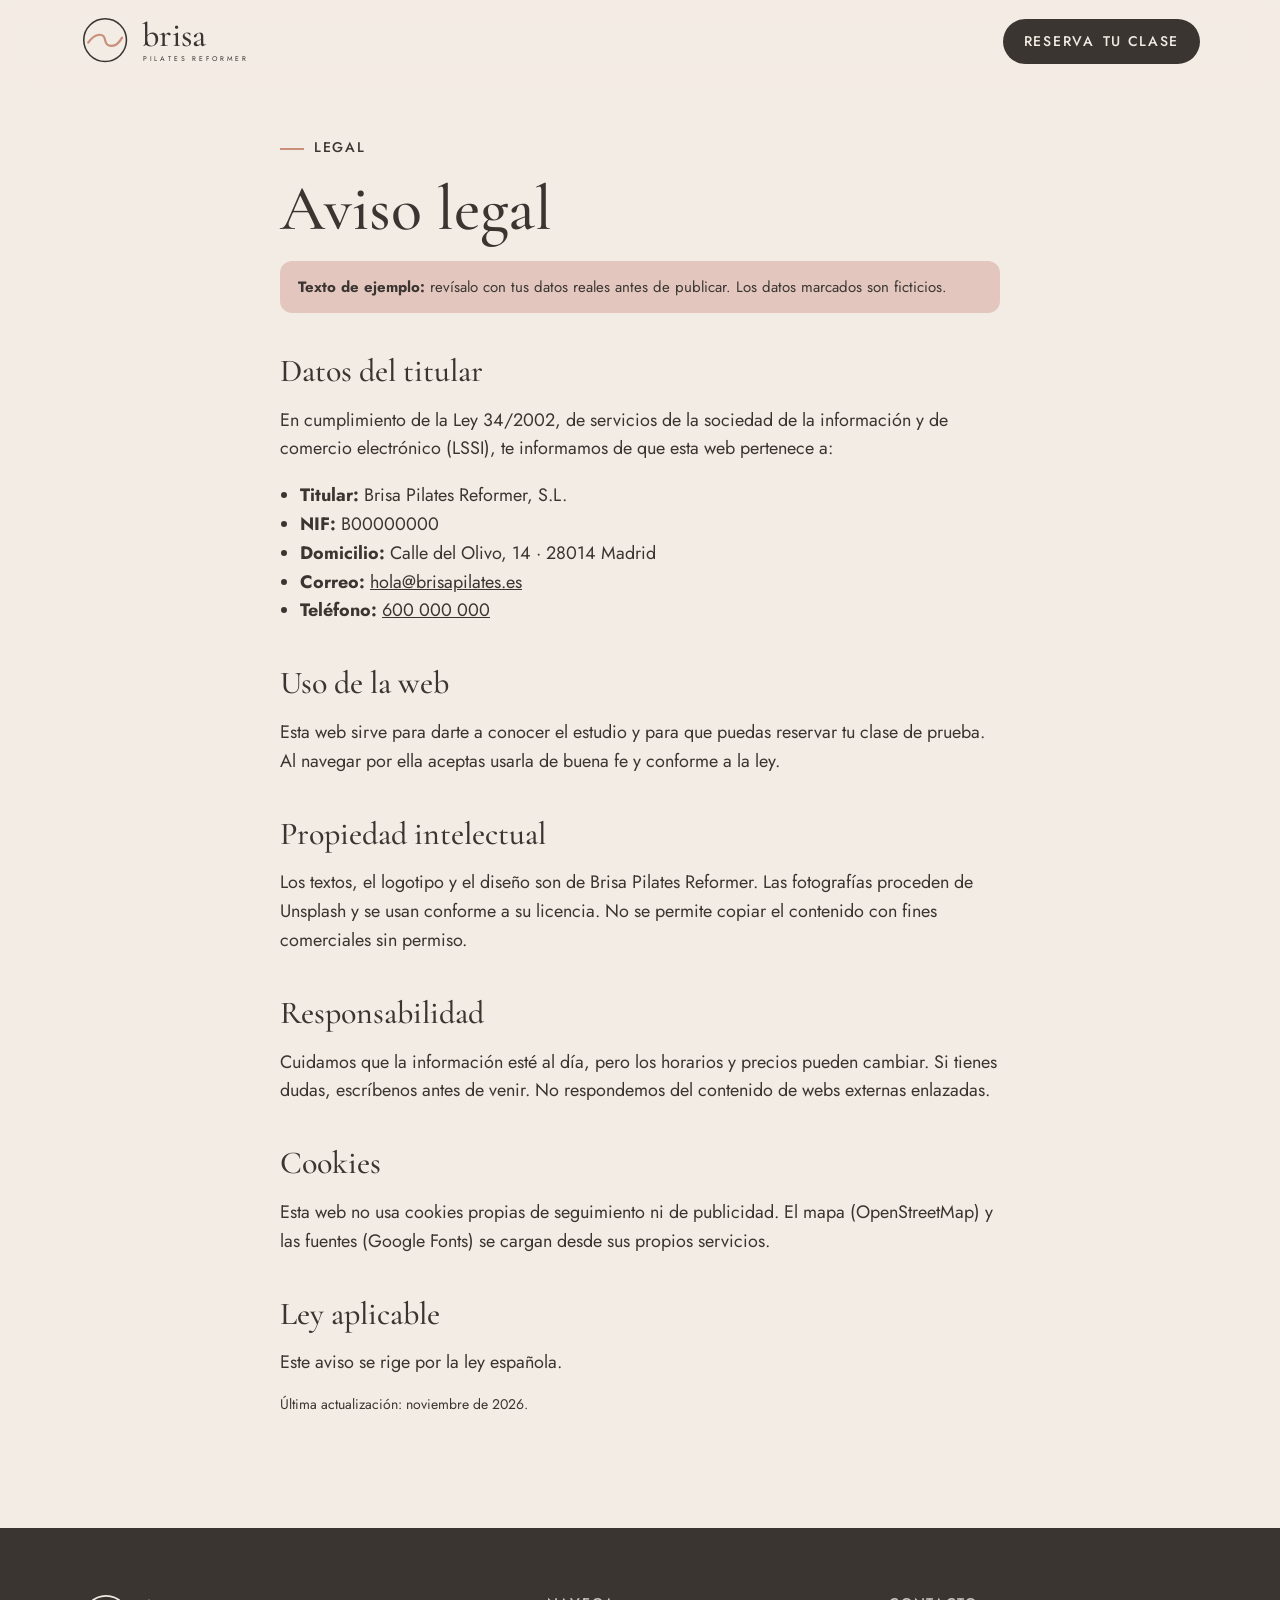
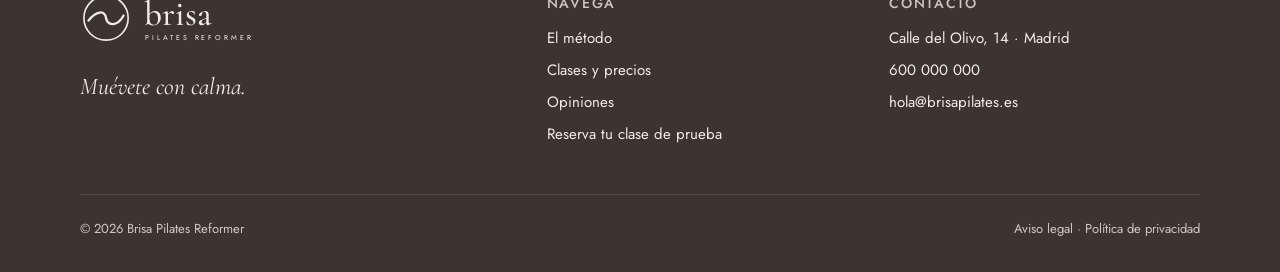
<file: aviso-legal.html>
<!doctype html>
<html lang="es">
<head>
  <meta charset="utf-8">
  <meta name="viewport" content="width=device-width, initial-scale=1">
  <title>Aviso legal · Brisa Pilates Reformer</title>
  <meta name="robots" content="noindex, follow">
  <meta name="theme-color" content="#F3ECE4">
  <link rel="icon" href="assets/favicon.svg" type="image/svg+xml">
  <link rel="preconnect" href="https://fonts.googleapis.com">
  <link rel="preconnect" href="https://fonts.gstatic.com" crossorigin>
  <link href="https://fonts.googleapis.com/css2?family=Cormorant+Garamond:ital,wght@0,500;0,600;1,500&family=Jost:wght@300;400;500&display=swap" rel="stylesheet">
  <link rel="stylesheet" href="styles.css">
</head>
<body>
  <a class="skip-link" href="#contenido">Saltar al contenido</a>
  <header class="site-header">
    <div class="container">
      <a class="logo" href="index.html" aria-label="Brisa Pilates Reformer, ir al inicio">
        <svg viewBox="20 20 380 86" aria-hidden="true" focusable="false">
          <circle cx="60" cy="60" r="34" fill="none" stroke="#3B3532" stroke-width="2.5"/>
          <path d="M33 64 C 45 48, 58 48, 60 60 S 77 74, 87 56" fill="none" stroke="#C98F7B" stroke-width="3.5" stroke-linecap="round"/>
          <text x="118" y="70" font-family="'Cormorant Garamond', Georgia, serif" font-size="54" font-weight="500" fill="#3B3532">brisa</text>
          <text class="logo__descriptor" x="120" y="94" font-family="'Jost', Arial, sans-serif" font-size="11" letter-spacing="4.5" fill="#3B3532">PILATES REFORMER</text>
        </svg>
      </a>
      <a class="btn btn--primary btn--small" href="index.html#reserva">Reserva<span class="btn__extra"> tu clase</span></a>
    </div>
  </header>
  <main id="contenido">
    <article class="page">
      <div class="container">
        <span class="eyebrow">Legal</span>
        <h1>Aviso legal</h1>
        <p class="aviso-ejemplo"><strong>Texto de ejemplo:</strong> revísalo con tus datos reales antes de publicar. Los datos marcados son ficticios.</p>

        <h2>Datos del titular</h2>
        <p>En cumplimiento de la Ley 34/2002, de servicios de la sociedad de la información y de comercio electrónico (LSSI), te informamos de que esta web pertenece a:</p>
        <ul>
          <li><strong>Titular:</strong> Brisa Pilates Reformer, S.L. <!-- FICTICIO --></li>
          <li><strong>NIF:</strong> B00000000 <!-- FICTICIO --></li>
          <li><strong>Domicilio:</strong> Calle del Olivo, 14 · 28014 Madrid <!-- FICTICIO --></li>
          <li><strong>Correo:</strong> <a href="mailto:hola@brisapilates.es">hola@brisapilates.es</a> <!-- FICTICIO --></li>
          <li><strong>Teléfono:</strong> <a href="tel:+34600000000">600 000 000</a> <!-- FICTICIO --></li>
        </ul>

        <h2>Uso de la web</h2>
        <p>Esta web sirve para darte a conocer el estudio y para que puedas reservar tu clase de prueba. Al navegar por ella aceptas usarla de buena fe y conforme a la ley.</p>

        <h2>Propiedad intelectual</h2>
        <p>Los textos, el logotipo y el diseño son de Brisa Pilates Reformer. Las fotografías proceden de Unsplash y se usan conforme a su licencia. No se permite copiar el contenido con fines comerciales sin permiso.</p>

        <h2>Responsabilidad</h2>
        <p>Cuidamos que la información esté al día, pero los horarios y precios pueden cambiar. Si tienes dudas, escríbenos antes de venir. No respondemos del contenido de webs externas enlazadas.</p>

        <h2>Cookies</h2>
        <p>Esta web no usa cookies propias de seguimiento ni de publicidad. El mapa (OpenStreetMap) y las fuentes (Google Fonts) se cargan desde sus propios servicios.</p>

        <h2>Ley aplicable</h2>
        <p>Este aviso se rige por la ley española.</p>

        <p class="small">Última actualización: noviembre de 2026.</p>
      </div>
    </article>
  </main>

  <footer class="site-footer">
    <div class="container">
      <div class="footer__grid">
        <div>
          <a class="footer__logo" href="index.html#inicio" aria-label="Brisa Pilates Reformer, ir al inicio">
            <svg viewBox="20 20 380 86" aria-hidden="true" focusable="false">
              <circle cx="60" cy="60" r="34" fill="none" stroke="#F3ECE4" stroke-width="2.5"/>
              <path d="M33 64 C 45 48, 58 48, 60 60 S 77 74, 87 56" fill="none" stroke="#F3ECE4" stroke-width="3.5" stroke-linecap="round"/>
              <text x="118" y="70" font-family="'Cormorant Garamond', Georgia, serif" font-size="54" font-weight="500" fill="#F3ECE4">brisa</text>
              <text x="120" y="94" font-family="'Jost', Arial, sans-serif" font-size="11" letter-spacing="4.5" fill="#F3ECE4">PILATES REFORMER</text>
            </svg>
          </a>
          <p class="footer__slogan">Muévete con calma.</p>
        </div>
        <div>
          <p class="footer__title">Navega</p>
          <ul class="footer__list">
            <li><a href="index.html#metodo">El método</a></li>
            <li><a href="index.html#clases">Clases y precios</a></li>
            <li><a href="index.html#testimonios">Opiniones</a></li>
            <li><a href="index.html#reserva">Reserva tu clase de prueba</a></li>
          </ul>
        </div>
        <div>
          <p class="footer__title">Contacto</p>
          <ul class="footer__list">
            <li>Calle del Olivo, 14 · Madrid</li><!-- FICTICIO -->
            <li><a href="tel:+34600000000">600 000 000</a></li><!-- FICTICIO -->
            <li><a href="mailto:hola@brisapilates.es">hola@brisapilates.es</a></li><!-- FICTICIO -->
          </ul>
        </div>
      </div>
      <div class="footer__bottom">
        <span>© 2026 Brisa Pilates Reformer</span>
        <span><a href="aviso-legal.html">Aviso legal</a> · <a href="privacidad.html">Política de privacidad</a></span>
      </div>
    </div>
  </footer>
</body>
</html>
</file>
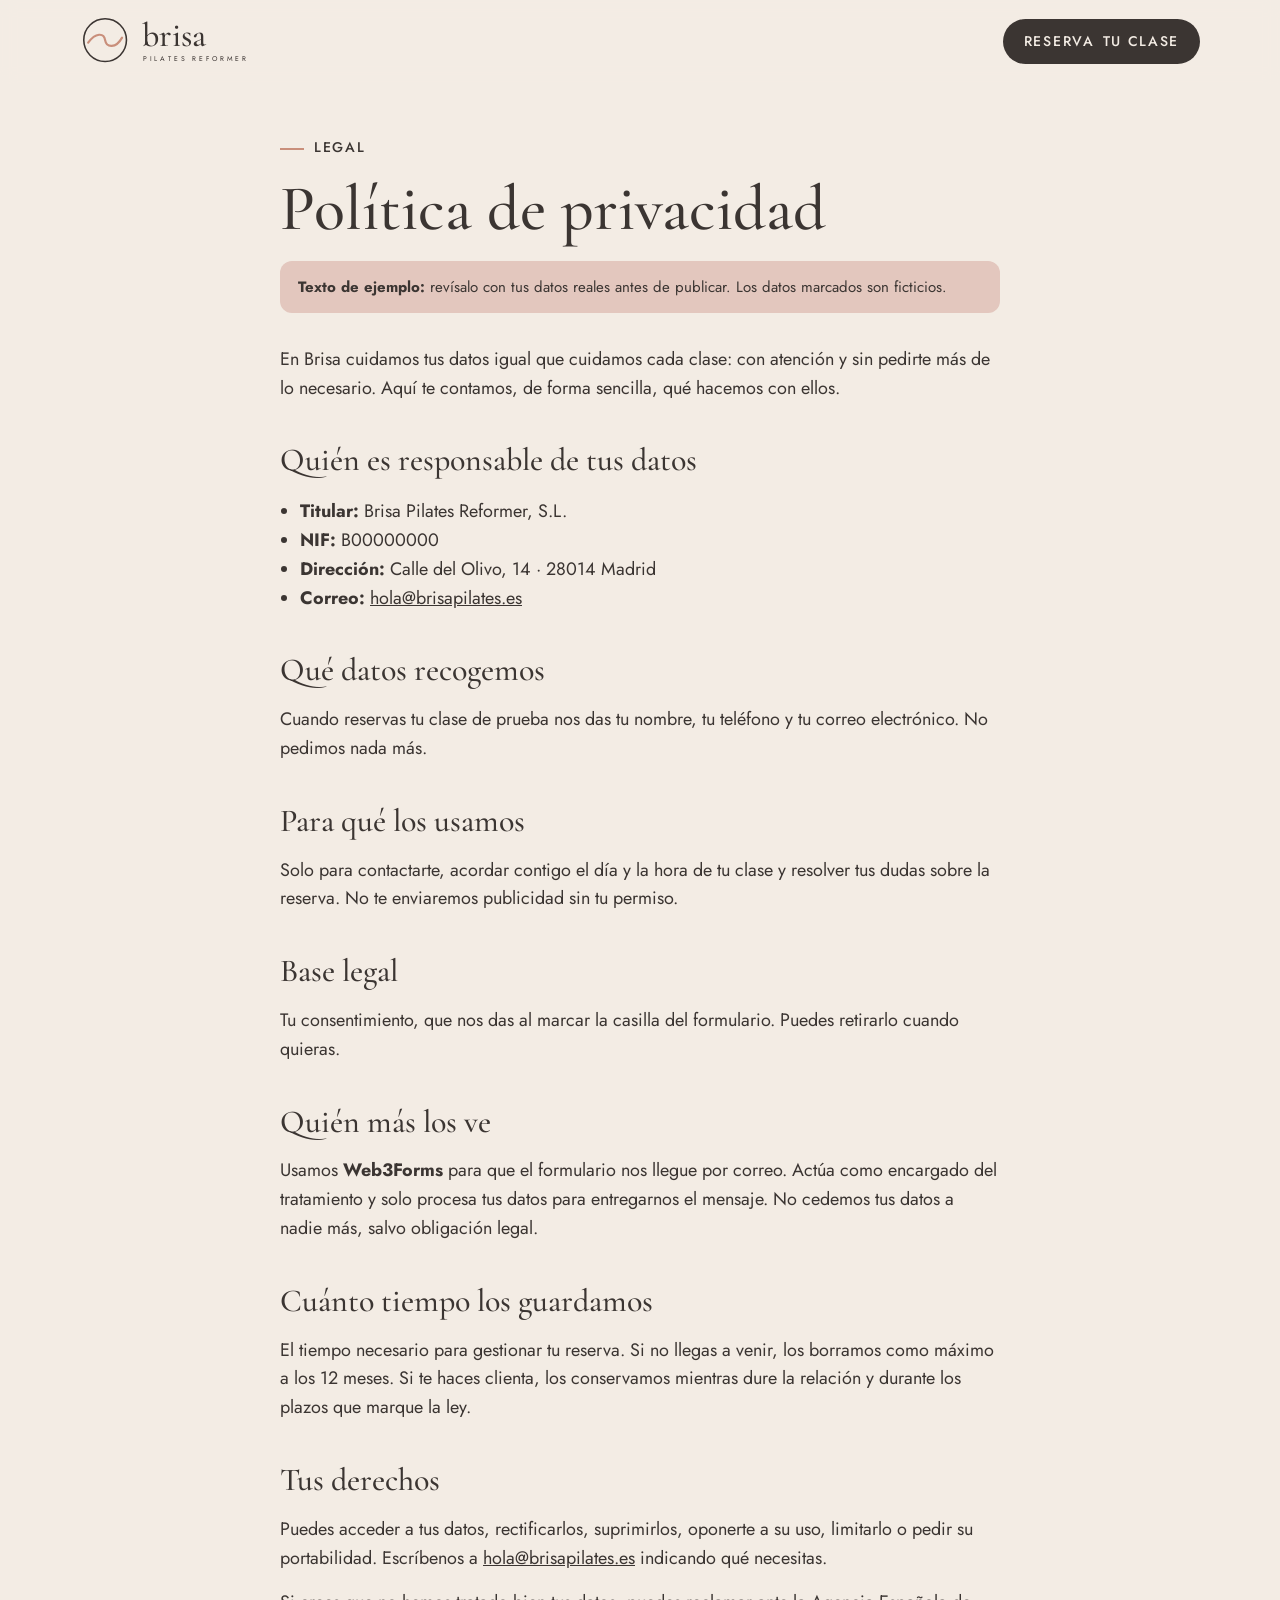
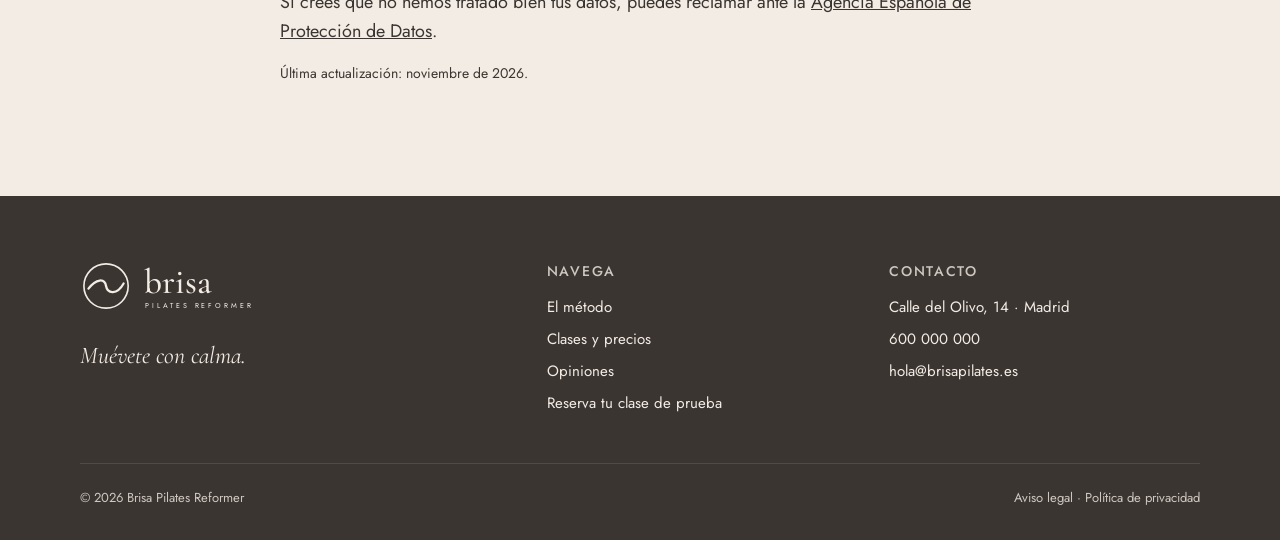
<file: privacidad.html>
<!doctype html>
<html lang="es">
<head>
  <meta charset="utf-8">
  <meta name="viewport" content="width=device-width, initial-scale=1">
  <title>Política de privacidad · Brisa Pilates Reformer</title>
  <meta name="robots" content="noindex, follow">
  <meta name="theme-color" content="#F3ECE4">
  <link rel="icon" href="assets/favicon.svg" type="image/svg+xml">
  <link rel="preconnect" href="https://fonts.googleapis.com">
  <link rel="preconnect" href="https://fonts.gstatic.com" crossorigin>
  <link href="https://fonts.googleapis.com/css2?family=Cormorant+Garamond:ital,wght@0,500;0,600;1,500&family=Jost:wght@300;400;500&display=swap" rel="stylesheet">
  <link rel="stylesheet" href="styles.css">
</head>
<body>
  <a class="skip-link" href="#contenido">Saltar al contenido</a>
  <header class="site-header">
    <div class="container">
      <a class="logo" href="index.html" aria-label="Brisa Pilates Reformer, ir al inicio">
        <svg viewBox="20 20 380 86" aria-hidden="true" focusable="false">
          <circle cx="60" cy="60" r="34" fill="none" stroke="#3B3532" stroke-width="2.5"/>
          <path d="M33 64 C 45 48, 58 48, 60 60 S 77 74, 87 56" fill="none" stroke="#C98F7B" stroke-width="3.5" stroke-linecap="round"/>
          <text x="118" y="70" font-family="'Cormorant Garamond', Georgia, serif" font-size="54" font-weight="500" fill="#3B3532">brisa</text>
          <text class="logo__descriptor" x="120" y="94" font-family="'Jost', Arial, sans-serif" font-size="11" letter-spacing="4.5" fill="#3B3532">PILATES REFORMER</text>
        </svg>
      </a>
      <a class="btn btn--primary btn--small" href="index.html#reserva">Reserva<span class="btn__extra"> tu clase</span></a>
    </div>
  </header>
  <main id="contenido">
    <article class="page">
      <div class="container">
        <span class="eyebrow">Legal</span>
        <h1>Política de privacidad</h1>
        <p class="aviso-ejemplo"><strong>Texto de ejemplo:</strong> revísalo con tus datos reales antes de publicar. Los datos marcados son ficticios.</p>

        <p>En Brisa cuidamos tus datos igual que cuidamos cada clase: con atención y sin pedirte más de lo necesario. Aquí te contamos, de forma sencilla, qué hacemos con ellos.</p>

        <h2>Quién es responsable de tus datos</h2>
        <ul>
          <li><strong>Titular:</strong> Brisa Pilates Reformer, S.L. <!-- FICTICIO --></li>
          <li><strong>NIF:</strong> B00000000 <!-- FICTICIO --></li>
          <li><strong>Dirección:</strong> Calle del Olivo, 14 · 28014 Madrid <!-- FICTICIO --></li>
          <li><strong>Correo:</strong> <a href="mailto:hola@brisapilates.es">hola@brisapilates.es</a> <!-- FICTICIO --></li>
        </ul>

        <h2>Qué datos recogemos</h2>
        <p>Cuando reservas tu clase de prueba nos das tu nombre, tu teléfono y tu correo electrónico. No pedimos nada más.</p>

        <h2>Para qué los usamos</h2>
        <p>Solo para contactarte, acordar contigo el día y la hora de tu clase y resolver tus dudas sobre la reserva. No te enviaremos publicidad sin tu permiso.</p>

        <h2>Base legal</h2>
        <p>Tu consentimiento, que nos das al marcar la casilla del formulario. Puedes retirarlo cuando quieras.</p>

        <h2>Quién más los ve</h2>
        <p>Usamos <strong>Web3Forms</strong> para que el formulario nos llegue por correo. Actúa como encargado del tratamiento y solo procesa tus datos para entregarnos el mensaje. No cedemos tus datos a nadie más, salvo obligación legal.</p>

        <h2>Cuánto tiempo los guardamos</h2>
        <p>El tiempo necesario para gestionar tu reserva. Si no llegas a venir, los borramos como máximo a los 12 meses. Si te haces clienta, los conservamos mientras dure la relación y durante los plazos que marque la ley.</p>

        <h2>Tus derechos</h2>
        <p>Puedes acceder a tus datos, rectificarlos, suprimirlos, oponerte a su uso, limitarlo o pedir su portabilidad. Escríbenos a <a href="mailto:hola@brisapilates.es">hola@brisapilates.es</a> indicando qué necesitas. <!-- FICTICIO --></p>
        <p>Si crees que no hemos tratado bien tus datos, puedes reclamar ante la <a href="https://www.aepd.es" target="_blank" rel="noopener">Agencia Española de Protección de Datos</a>.</p>

        <p class="small">Última actualización: noviembre de 2026.</p>
      </div>
    </article>
  </main>

  <footer class="site-footer">
    <div class="container">
      <div class="footer__grid">
        <div>
          <a class="footer__logo" href="index.html#inicio" aria-label="Brisa Pilates Reformer, ir al inicio">
            <svg viewBox="20 20 380 86" aria-hidden="true" focusable="false">
              <circle cx="60" cy="60" r="34" fill="none" stroke="#F3ECE4" stroke-width="2.5"/>
              <path d="M33 64 C 45 48, 58 48, 60 60 S 77 74, 87 56" fill="none" stroke="#F3ECE4" stroke-width="3.5" stroke-linecap="round"/>
              <text x="118" y="70" font-family="'Cormorant Garamond', Georgia, serif" font-size="54" font-weight="500" fill="#F3ECE4">brisa</text>
              <text x="120" y="94" font-family="'Jost', Arial, sans-serif" font-size="11" letter-spacing="4.5" fill="#F3ECE4">PILATES REFORMER</text>
            </svg>
          </a>
          <p class="footer__slogan">Muévete con calma.</p>
        </div>
        <div>
          <p class="footer__title">Navega</p>
          <ul class="footer__list">
            <li><a href="index.html#metodo">El método</a></li>
            <li><a href="index.html#clases">Clases y precios</a></li>
            <li><a href="index.html#testimonios">Opiniones</a></li>
            <li><a href="index.html#reserva">Reserva tu clase de prueba</a></li>
          </ul>
        </div>
        <div>
          <p class="footer__title">Contacto</p>
          <ul class="footer__list">
            <li>Calle del Olivo, 14 · Madrid</li><!-- FICTICIO -->
            <li><a href="tel:+34600000000">600 000 000</a></li><!-- FICTICIO -->
            <li><a href="mailto:hola@brisapilates.es">hola@brisapilates.es</a></li><!-- FICTICIO -->
          </ul>
        </div>
      </div>
      <div class="footer__bottom">
        <span>© 2026 Brisa Pilates Reformer</span>
        <span><a href="aviso-legal.html">Aviso legal</a> · <a href="privacidad.html">Política de privacidad</a></span>
      </div>
    </div>
  </footer>
</body>
</html>
</file>
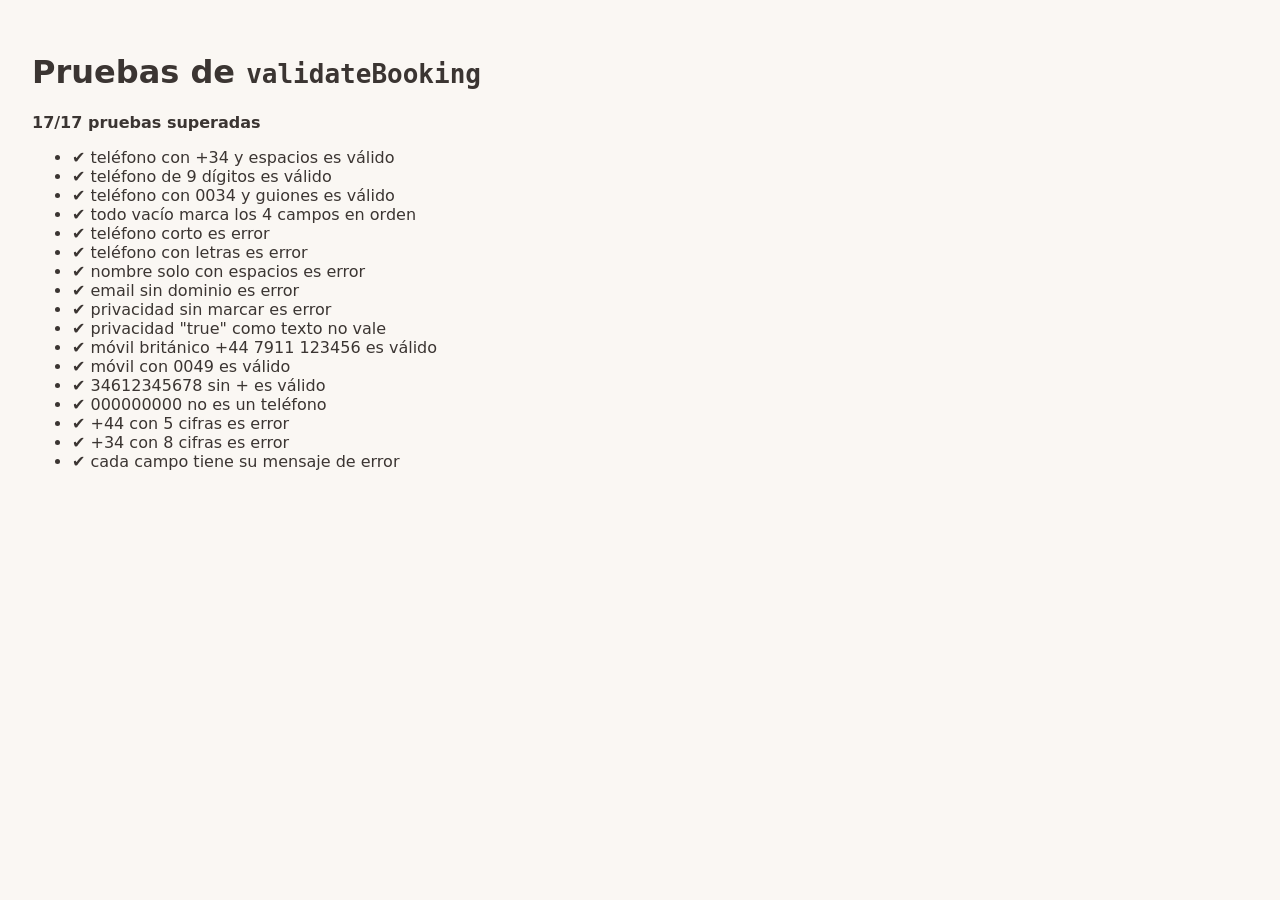
<file: tests/form-tests.html>
<!doctype html>
<html lang="es">
<head>
  <meta charset="utf-8">
  <title>Pruebas del formulario · Brisa</title>
  <style>body{font-family:system-ui,sans-serif;padding:24px;background:#FAF7F3;color:#3B3532}li.fail{color:#a33}#resumen{font-weight:600}</style>
</head>
<body>
  <h1>Pruebas de <code>validateBooking</code></h1>
  <p id="resumen">Ejecutando…</p>
  <ul id="lista"></ul>
  <script src="../main.js"></script>
  <script>
    const v = window.Brisa.validateBooking;
    const ok = { nombre: 'Lucía', telefono: '612345678', email: 'a@b.es', privacidad: true };
    const casos = [
      ['teléfono con +34 y espacios es válido', v({ ...ok, telefono: '+34 612 345 678' }).ok === true],
      ['teléfono de 9 dígitos es válido', v(ok).ok === true],
      ['teléfono con 0034 y guiones es válido', v({ ...ok, telefono: '0034-612-345-678' }).ok === true],
      ['todo vacío marca los 4 campos en orden', JSON.stringify(v({ nombre: '', telefono: '12a', email: 'x', privacidad: false }).errors) === '["nombre","telefono","email","privacidad"]'],
      ['teléfono corto es error', v({ ...ok, telefono: '61234' }).errors[0] === 'telefono'],
      ['teléfono con letras es error', v({ ...ok, telefono: '61234567a' }).errors[0] === 'telefono'],
      ['nombre solo con espacios es error', v({ ...ok, nombre: '   ' }).errors[0] === 'nombre'],
      ['email sin dominio es error', v({ ...ok, email: 'lucia@' }).errors[0] === 'email'],
      ['privacidad sin marcar es error', v({ ...ok, privacidad: false }).errors[0] === 'privacidad'],
      ['privacidad "true" como texto no vale', v({ ...ok, privacidad: 'true' }).ok === false],
      // Revisión final · Important 3: teléfonos de fuera de España
      ['móvil británico +44 7911 123456 es válido', v({ ...ok, telefono: '+44 7911 123456' }).ok === true],
      ['móvil con 0049 es válido', v({ ...ok, telefono: '0049 1512 3456789' }).ok === true],
      ['34612345678 sin + es válido', v({ ...ok, telefono: '34612345678' }).ok === true],
      ['000000000 no es un teléfono', v({ ...ok, telefono: '000000000' }).errors[0] === 'telefono'],
      ['+44 con 5 cifras es error', v({ ...ok, telefono: '+44 12345' }).errors[0] === 'telefono'],
      ['+34 con 8 cifras es error', v({ ...ok, telefono: '+34 61234567' }).errors[0] === 'telefono'],
      ['cada campo tiene su mensaje de error', ['nombre','telefono','email','privacidad'].every(k => typeof window.Brisa.FIELD_ERRORS?.[k] === 'string' && window.Brisa.FIELD_ERRORS[k].length > 10)],
    ];
    const fallos = casos.filter(([, pasa]) => !pasa).length;
    document.getElementById('lista').innerHTML = casos.map(([n, p]) => `<li class="${p ? 'ok' : 'fail'}">${p ? '✔' : '✘'} ${n}</li>`).join('');
    document.getElementById('resumen').textContent = `${casos.length - fallos}/${casos.length} pruebas superadas`;
    document.title = fallos ? 'FAIL' : 'PASS';
  </script>
</body>
</html>
</file>
<file: styles.css>
/* ==========================================================
   Brisa Pilates Reformer · Estilos
   Valores tomados del manual de marca (v1.0)
   ========================================================== */

:root {
  --color-arena: #F3ECE4;
  --color-lino: #FAF7F3;
  --color-salvia: #A9B8A5;
  --color-rosa: #E3C7BE;
  --color-terracota: #C98F7B;
  --color-carbon: #3B3532;

  --font-titulos: 'Cormorant Garamond', Georgia, serif;
  --font-texto: 'Jost', Arial, sans-serif;

  --space: 8px;
  --max-width: 1200px;
  --section-gap: 64px;
  --header-h: 72px;
  --radius-img: 16px;
  --radius-card: 20px;
  --shadow-card: 0 8px 30px rgba(59, 53, 50, .06);
  --ease: cubic-bezier(.22, .61, .36, 1);
}

@media (min-width: 900px) {
  :root { --section-gap: 96px; --header-h: 84px; }
}

/* ---------- Base ---------- */
*, *::before, *::after { box-sizing: border-box; }

html {
  scroll-behavior: smooth;
  -webkit-text-size-adjust: 100%;
}

body {
  margin: 0;
  background: var(--color-arena);
  color: var(--color-carbon);
  font-family: var(--font-texto);
  font-weight: 400;
  font-size: 16px;
  line-height: 1.6;
  overflow-x: hidden;
}

@media (min-width: 900px) { body { font-size: 18px; } }

img { max-width: 100%; display: block; }

a { color: inherit; }

h1, h2, h3 {
  font-family: var(--font-titulos);
  font-weight: 500;
  margin: 0 0 calc(var(--space) * 2);
  text-wrap: balance;
}
h1 { font-size: 40px; line-height: 1.1; }
h2 { font-size: 32px; line-height: 1.15; }
h3 { font-size: 24px; line-height: 1.25; font-weight: 600; }
h1 em, h2 em, h3 em { font-style: italic; font-weight: 500; }

@media (min-width: 900px) {
  h1 { font-size: 64px; }
  h2 { font-size: 44px; }
  h3 { font-size: 28px; }
}

p { margin: 0 0 calc(var(--space) * 2); }
.small { font-size: 14px; }

[id] { scroll-margin-top: calc(var(--header-h) + 16px); }

/* Foco: Terracota (manual) + anillo Carbón para llegar a 3:1 sobre fondos claros */
:focus-visible {
  outline: 3px solid var(--color-terracota);
  outline-offset: 2px;
  box-shadow: 0 0 0 2px var(--color-carbon);
  border-radius: 4px;
}

.skip-link {
  position: absolute; left: 16px; top: -100px;
  background: var(--color-carbon); color: var(--color-arena);
  padding: 8px 16px; border-radius: 999px; z-index: 100;
  text-decoration: none;
}
.skip-link:focus { top: 12px; }

.visually-hidden {
  position: absolute !important; width: 1px; height: 1px;
  overflow: hidden; clip: rect(0 0 0 0); white-space: nowrap;
}

/* ---------- Layout ---------- */
.container {
  width: 100%;
  max-width: var(--max-width);
  margin: 0 auto;
  padding: 0 20px;
}
@media (min-width: 900px) { .container { padding: 0 40px; } }

.section { padding: var(--section-gap) 0; position: relative; }
.section--alt { background: var(--color-lino); }
.section--salvia { background: rgba(169, 184, 165, .28); }
.section__head { max-width: 640px; margin-bottom: calc(var(--space) * 5); }
.section__head--center { margin-left: auto; margin-right: auto; text-align: center; }

.eyebrow {
  display: inline-block;
  font-size: 14px;
  font-weight: 500;
  letter-spacing: .12em;
  text-transform: uppercase;
  color: var(--color-carbon);
  margin-bottom: calc(var(--space) * 2);
}
.eyebrow::before {
  content: "";
  display: inline-block;
  width: 24px; height: 1.5px;
  background: var(--color-terracota);
  vertical-align: middle;
  margin-right: 10px;
}

.lead { font-size: 18px; font-weight: 300; }
@media (min-width: 900px) { .lead { font-size: 20px; } }

/* ---------- Botones ---------- */
.btn {
  display: inline-flex; align-items: center; justify-content: center; gap: 8px;
  font-family: var(--font-texto);
  font-size: 14px; font-weight: 500;
  letter-spacing: .12em; text-transform: uppercase;
  padding: 14px 28px;
  border-radius: 999px;
  border: 1.5px solid transparent;
  text-decoration: none;
  cursor: pointer;
  transition: transform 200ms var(--ease), background-color 200ms var(--ease), box-shadow 200ms var(--ease);
  text-align: center;
}
.btn:hover { transform: translateY(-2px); }
.btn--primary { background: var(--color-carbon); color: var(--color-arena); }
.btn--primary:hover { box-shadow: 0 8px 20px rgba(59, 53, 50, .18); }
.btn--secondary { background: transparent; color: var(--color-carbon); border-color: var(--color-carbon); }
.btn--secondary:hover { background: rgba(59, 53, 50, .05); }
.btn--light { background: var(--color-arena); color: var(--color-carbon); }
.btn--small { padding: 10px 18px; white-space: nowrap; font-size: 13px; letter-spacing: .08em; }
@media (min-width: 600px) { .btn--small { padding: 10px 20px; font-size: 14px; letter-spacing: .12em; } }
.btn[disabled] { opacity: .6; cursor: progress; transform: none; }

.btn-row { display: flex; flex-wrap: wrap; gap: 12px; }

/* ---------- Tarjetas ---------- */
.card {
  background: var(--color-lino);
  border-radius: var(--radius-card);
  box-shadow: var(--shadow-card);
  padding: 28px;
}
@media (min-width: 900px) { .card { padding: 32px; } }

.icon {
  width: 44px; height: 44px;
  color: var(--color-terracota);
  margin-bottom: calc(var(--space) * 2);
}
.icon svg { width: 100%; height: 100%; fill: none; stroke: currentColor; stroke-width: 1.5; stroke-linecap: round; stroke-linejoin: round; }

.photo {
  border-radius: var(--radius-img);
  width: 100%;
  height: 100%;
  object-fit: cover;
  filter: saturate(.92) sepia(.06);
}

/* ---------- Onda de marca ---------- */
.onda { display: block; width: 100%; max-width: 280px; height: 24px; margin: 0 auto; color: var(--color-terracota); }
.onda path { fill: none; stroke: currentColor; stroke-width: 1.5; stroke-linecap: round; }

/* ---------- Cabecera ---------- */
.site-header {
  position: sticky; top: 0; z-index: 50;
  height: var(--header-h);
  background: rgba(243, 236, 228, .92);
  backdrop-filter: blur(8px);
  -webkit-backdrop-filter: blur(8px);
  border-bottom: 1px solid transparent;
  transition: border-color 300ms var(--ease);
}
.site-header.is-scrolled { border-bottom-color: rgba(59, 53, 50, .08); }
.site-header .container { height: 100%; display: flex; align-items: center; justify-content: space-between; gap: 16px; }

.logo { display: inline-flex; text-decoration: none; padding: 6px 0; }
.logo svg { height: 44px; width: auto; }
@media (min-width: 900px) { .logo svg { height: 54px; } }
.logo svg { flex-shrink: 0; }
/* Móvil: versión compacta (símbolo + "brisa"), recortando el espacio del descriptor */
.logo { width: 128px; max-width: 128px; overflow: hidden; flex-shrink: 0; }
.btn__extra { display: none; }
@media (min-width: 360px) { .btn__extra { display: inline; } }
.logo .logo__descriptor { display: none; }
@media (min-width: 600px) {
  .logo { width: auto; max-width: none; overflow: visible; }
  .logo .logo__descriptor { display: inline; }
}

.nav { display: none; }
@media (min-width: 1000px) {
  .nav { display: flex; gap: 28px; }
  .nav a { text-decoration: none; font-size: 15px; position: relative; }
  .nav a::after {
    content: ""; position: absolute; left: 0; bottom: -4px; height: 1.5px; width: 100%;
    background: var(--color-terracota); transform: scaleX(0); transform-origin: left;
    transition: transform 300ms var(--ease);
  }
  .nav a:hover::after { transform: scaleX(1); }
}

/* ---------- Hero ---------- */
.hero { padding: 32px 0 var(--section-gap); position: relative; overflow: hidden; }
.hero .container { display: grid; gap: 40px; align-items: center; }
@media (min-width: 900px) {
  .hero { padding-top: 64px; }
  .hero .container { grid-template-columns: 1.05fr .95fr; gap: 64px; }
}
.hero__text .lead { max-width: 30ch; margin-bottom: calc(var(--space) * 4); }
.hero__media { position: relative; }
.hero__media .photo { aspect-ratio: 4 / 5; max-height: 640px; }
.hero__badge {
  position: absolute; left: -12px; bottom: 24px;
  background: var(--color-lino); border-radius: var(--radius-card);
  box-shadow: var(--shadow-card);
  padding: 14px 20px; font-size: 14px; line-height: 1.4;
}
.hero__badge strong { font-family: var(--font-titulos); font-size: 28px; font-weight: 600; display: block; }
@media (max-width: 899px) { .hero__badge { left: 12px; } }

.blob {
  position: absolute; border-radius: 50%; pointer-events: none; z-index: 0;
}
.blob--rosa { background: var(--color-rosa); opacity: .45; }
.blob--salvia { background: var(--color-salvia); opacity: .25; }
.hero .blob--rosa { width: 420px; height: 420px; right: -140px; top: -80px; }
.hero > .container { position: relative; z-index: 1; }

/* ---------- Rejillas ---------- */
.grid { display: grid; gap: 20px; }
@media (min-width: 700px) { .grid--3 { grid-template-columns: repeat(3, 1fr); gap: 24px; } }

.split { display: grid; gap: 40px; align-items: center; }
@media (min-width: 900px) {
  .split { grid-template-columns: 1fr 1fr; gap: 64px; }
  .split--reverse > :first-child { order: 2; }
}
.split .photo { aspect-ratio: 5 / 4; }

/* ---------- Lista de ventajas ---------- */
.ventajas { list-style: none; padding: 0; margin: 0 0 calc(var(--space) * 4); display: grid; gap: 20px; }
.ventajas li { display: grid; grid-template-columns: 44px 1fr; gap: 16px; align-items: start; }
.ventajas .icon { margin: 0; width: 40px; height: 40px; }
.ventajas h3 { font-size: 22px; margin-bottom: 4px; }
@media (min-width: 900px) { .ventajas h3 { font-size: 24px; } }
.ventajas p { margin: 0; }

/* ---------- Pasos primera clase ---------- */
.pasos { list-style: none; padding: 0; margin: 0 0 calc(var(--space) * 4); counter-reset: paso; display: grid; gap: 16px; }
.pasos li { counter-increment: paso; display: grid; grid-template-columns: 48px 1fr; gap: 16px; }
.pasos li::before {
  content: counter(paso);
  width: 48px; height: 48px; border-radius: 50%;
  border: 1.5px solid var(--color-terracota);
  display: grid; place-items: center;
  font-family: var(--font-titulos); font-size: 24px; font-weight: 600;
}
.pasos strong { display: block; font-weight: 500; }

/* ---------- Horario ---------- */
.horario-wrap { margin-bottom: calc(var(--space) * 6); }
.horario { width: 100%; border-collapse: separate; border-spacing: 0; background: var(--color-lino); border-radius: var(--radius-card); box-shadow: var(--shadow-card); overflow: hidden; }
.horario caption { text-align: left; font-family: var(--font-titulos); font-size: 24px; font-weight: 600; padding-bottom: 12px; }
.horario th, .horario td { padding: 14px 16px; text-align: left; border-bottom: 1px solid rgba(59, 53, 50, .07); vertical-align: top; }
.horario thead th { font-size: 14px; font-weight: 500; letter-spacing: .12em; text-transform: uppercase; background: rgba(169, 184, 165, .28); }
.horario tbody tr:last-child > * { border-bottom: 0; }
.horario tbody th { font-weight: 500; white-space: nowrap; }
.tag {
  display: inline-block; font-size: 13px; line-height: 1.3;
  background: var(--color-rosa); border-radius: 999px; padding: 4px 12px; margin: 2px 4px 2px 0;
}
.tag--salvia { background: rgba(169, 184, 165, .55); }

@media (max-width: 699px) {
  .horario thead { display: none; }
  .horario, .horario tbody, .horario tr, .horario th, .horario td { display: block; }
  .horario tr { padding: 12px 0; border-bottom: 1px solid rgba(59, 53, 50, .07); }
  .horario tbody tr:last-child { border-bottom: 0; }
  .horario th, .horario td { border: 0; padding: 4px 20px; }
  .horario td::before { content: attr(data-label) " · "; font-size: 13px; letter-spacing: .08em; text-transform: uppercase; color: rgba(59, 53, 50, .7); }
}

/* ---------- Precios ---------- */
.precio { display: flex; flex-direction: column; }
.precio__nombre { font-family: var(--font-titulos); font-size: 26px; font-weight: 600; margin-bottom: 4px; }
.precio__importe { font-family: var(--font-titulos); font-size: 52px; line-height: 1; margin: 12px 0 4px; }
.precio__importe span { font-family: var(--font-texto); font-size: 16px; font-weight: 300; }
.precio ul { padding-left: 20px; margin: 16px 0 24px; flex: 1; }
.precio li { margin-bottom: 6px; }
.precio .btn { align-self: flex-start; }
.precio--destacado { background: var(--color-rosa); box-shadow: 0 12px 40px rgba(59, 53, 50, .10); }
.precio--destacado .tag { background: var(--color-lino); }

/* ---------- Testimonios ---------- */
.testimonio { margin: 0; display: flex; flex-direction: column; }
.testimonio blockquote { margin: 0 0 20px; font-family: var(--font-titulos); font-size: 22px; line-height: 1.4; font-style: italic; flex: 1; }
.testimonio blockquote::before { content: "“"; display: block; font-size: 56px; line-height: .6; color: var(--color-terracota); margin-bottom: 8px; font-style: normal; }
.testimonio figcaption { font-size: 14px; }
.testimonio figcaption strong { font-weight: 500; }

/* ---------- Reserva ---------- */
.reserva { background: var(--color-salvia); overflow: hidden; }
.reserva .container { position: relative; z-index: 1; }
.reserva .blob--rosa { width: 380px; height: 380px; left: -160px; bottom: -160px; opacity: .5; }
.reserva__grid { display: grid; gap: 40px; align-items: start; }
@media (min-width: 900px) { .reserva__grid { grid-template-columns: .9fr 1.1fr; gap: 64px; } }

.form { display: grid; gap: 20px; }
.field label { display: block; font-size: 14px; font-weight: 500; letter-spacing: .06em; margin-bottom: 6px; }
.field input {
  width: 100%;
  font: inherit; font-size: 16px; color: var(--color-carbon);
  background: var(--color-lino);
  border: 1.5px solid rgba(59, 53, 50, .18);
  border-radius: 12px;
  padding: 14px 16px;
  transition: border-color 200ms var(--ease);
}
.field input:hover { border-color: rgba(59, 53, 50, .4); }
.field input[aria-invalid="true"] { border-color: var(--color-carbon); background: var(--color-arena); box-shadow: inset 4px 0 0 var(--color-terracota); }
.field input[aria-invalid="true"]:focus-visible { box-shadow: inset 4px 0 0 var(--color-terracota), 0 0 0 2px var(--color-carbon); }
.field__hint { display: block; font-size: 13px; margin-top: 6px; color: rgba(59, 53, 50, .75); }
.field__error { display: block; font-size: 14px; font-weight: 500; margin-top: 6px; }
.field__error:empty { display: none; }
.field__error::before { content: "↳ "; color: var(--color-terracota); }

.check { display: grid; grid-template-columns: 22px 1fr; gap: 12px; align-items: start; font-size: 14px; line-height: 1.5; }
.check input { width: 20px; height: 20px; margin: 2px 0 0; accent-color: var(--color-carbon); }
.check input[aria-invalid="true"] { outline: 2px solid var(--color-terracota); outline-offset: 2px; }

.form__msg { margin: 0; font-size: 15px; min-height: 1.6em; }
.form__msg.is-error, .form__msg.is-ok {
  padding: 14px 18px; border-radius: 12px; background: var(--color-lino);
}
.form__msg.is-error { box-shadow: inset 4px 0 0 var(--color-terracota); }
.form__msg.is-ok { box-shadow: inset 4px 0 0 var(--color-salvia); }
.form__msg:empty { display: none; }
.hp { display: none !important; }

/* ---------- Contacto ---------- */
.contacto__grid { display: grid; gap: 32px; align-items: stretch; }
@media (min-width: 900px) { .contacto__grid { grid-template-columns: .9fr 1.1fr; gap: 48px; } }
.datos { list-style: none; padding: 0; margin: 0 0 28px; display: grid; gap: 16px; }
.datos li { display: grid; grid-template-columns: 28px 1fr; gap: 12px; }
.datos .icon { width: 24px; height: 24px; margin: 3px 0 0; }
.datos a { text-decoration-color: var(--color-terracota); text-underline-offset: 3px; }
.mapa { width: 100%; min-height: 320px; height: 100%; border: 0; border-radius: var(--radius-img); filter: saturate(.7) sepia(.08); }

/* ---------- Pie ---------- */
.site-footer { background: var(--color-carbon); color: var(--color-arena); padding: 64px 0 32px; }
.site-footer a { color: var(--color-arena); text-decoration: none; }
.site-footer a:hover { text-decoration: underline; text-decoration-color: var(--color-terracota); text-underline-offset: 3px; }
.footer__grid { display: grid; gap: 32px; }
@media (min-width: 800px) { .footer__grid { grid-template-columns: 1.4fr 1fr 1fr; } }
.footer__logo svg { height: 56px; width: auto; }
.footer__slogan { font-family: var(--font-titulos); font-style: italic; font-size: 24px; margin: 12px 0 0; }
.footer__title { font-size: 14px; font-weight: 500; letter-spacing: .12em; text-transform: uppercase; margin-bottom: 12px; opacity: .8; }
.footer__list { list-style: none; padding: 0; margin: 0; display: grid; gap: 8px; font-size: 15px; }
.footer__bottom { border-top: 1px solid rgba(243, 236, 228, .15); margin-top: 48px; padding-top: 24px; font-size: 13px; opacity: .8; display: flex; flex-wrap: wrap; gap: 8px 24px; justify-content: space-between; }
.site-footer :focus-visible { box-shadow: 0 0 0 2px var(--color-arena); }

/* ---------- Páginas simples (legal / 404) ---------- */
.page { padding: 48px 0 var(--section-gap); }
.page .container { max-width: 800px; }
.page h2 { font-size: 28px; margin-top: 40px; }
@media (min-width: 900px) { .page h2 { font-size: 32px; } }
.page ul { padding-left: 20px; }
.aviso-ejemplo { background: var(--color-rosa); border-radius: 12px; padding: 14px 18px; font-size: 15px; margin-bottom: 32px; }
.notfound { min-height: 70vh; display: grid; place-items: center; text-align: center; padding: 48px 0; }
.notfound .onda { margin-bottom: 24px; }

/* ---------- Animación de entrada ---------- */
.js-reveal .reveal { opacity: 0; transform: translateY(16px); transition: opacity 500ms var(--ease), transform 500ms var(--ease); }
.js-reveal .reveal.is-visible { opacity: 1; transform: none; }

@media (prefers-reduced-motion: reduce) {
  html { scroll-behavior: auto; }
  *, *::before, *::after { transition-duration: 1ms !important; animation-duration: 1ms !important; }
  .js-reveal .reveal { opacity: 1; transform: none; }
  .btn:hover { transform: none; }
}
</file>
